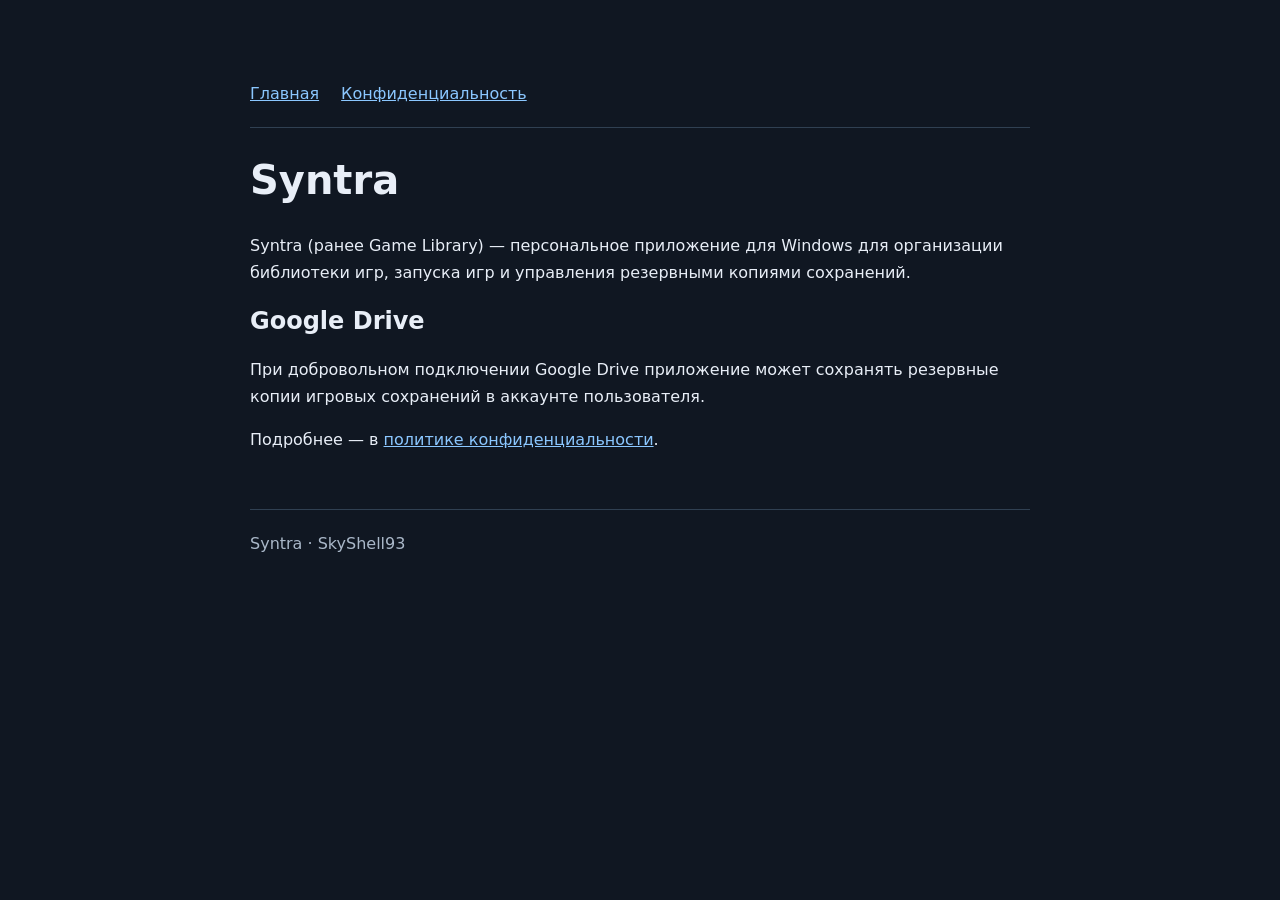
<file: index.html>
<!doctype html><html lang="ru"><head><meta charset="utf-8"><meta name="viewport" content="width=device-width,initial-scale=1"><title>Syntra — библиотека игр</title><link rel="stylesheet" href="style.css"></head><body><main><nav><a href="./">Главная</a><a href="privacy.html">Конфиденциальность</a></nav><h1>Syntra</h1><p>Syntra (ранее Game Library) — персональное приложение для Windows для организации библиотеки игр, запуска игр и управления резервными копиями сохранений.</p><h2>Google Drive</h2><p>При добровольном подключении Google Drive приложение может сохранять резервные копии игровых сохранений в аккаунте пользователя.</p><p>Подробнее — в <a href="privacy.html">политике конфиденциальности</a>.</p><footer>Syntra · SkyShell93</footer></main></body></html>
</file>
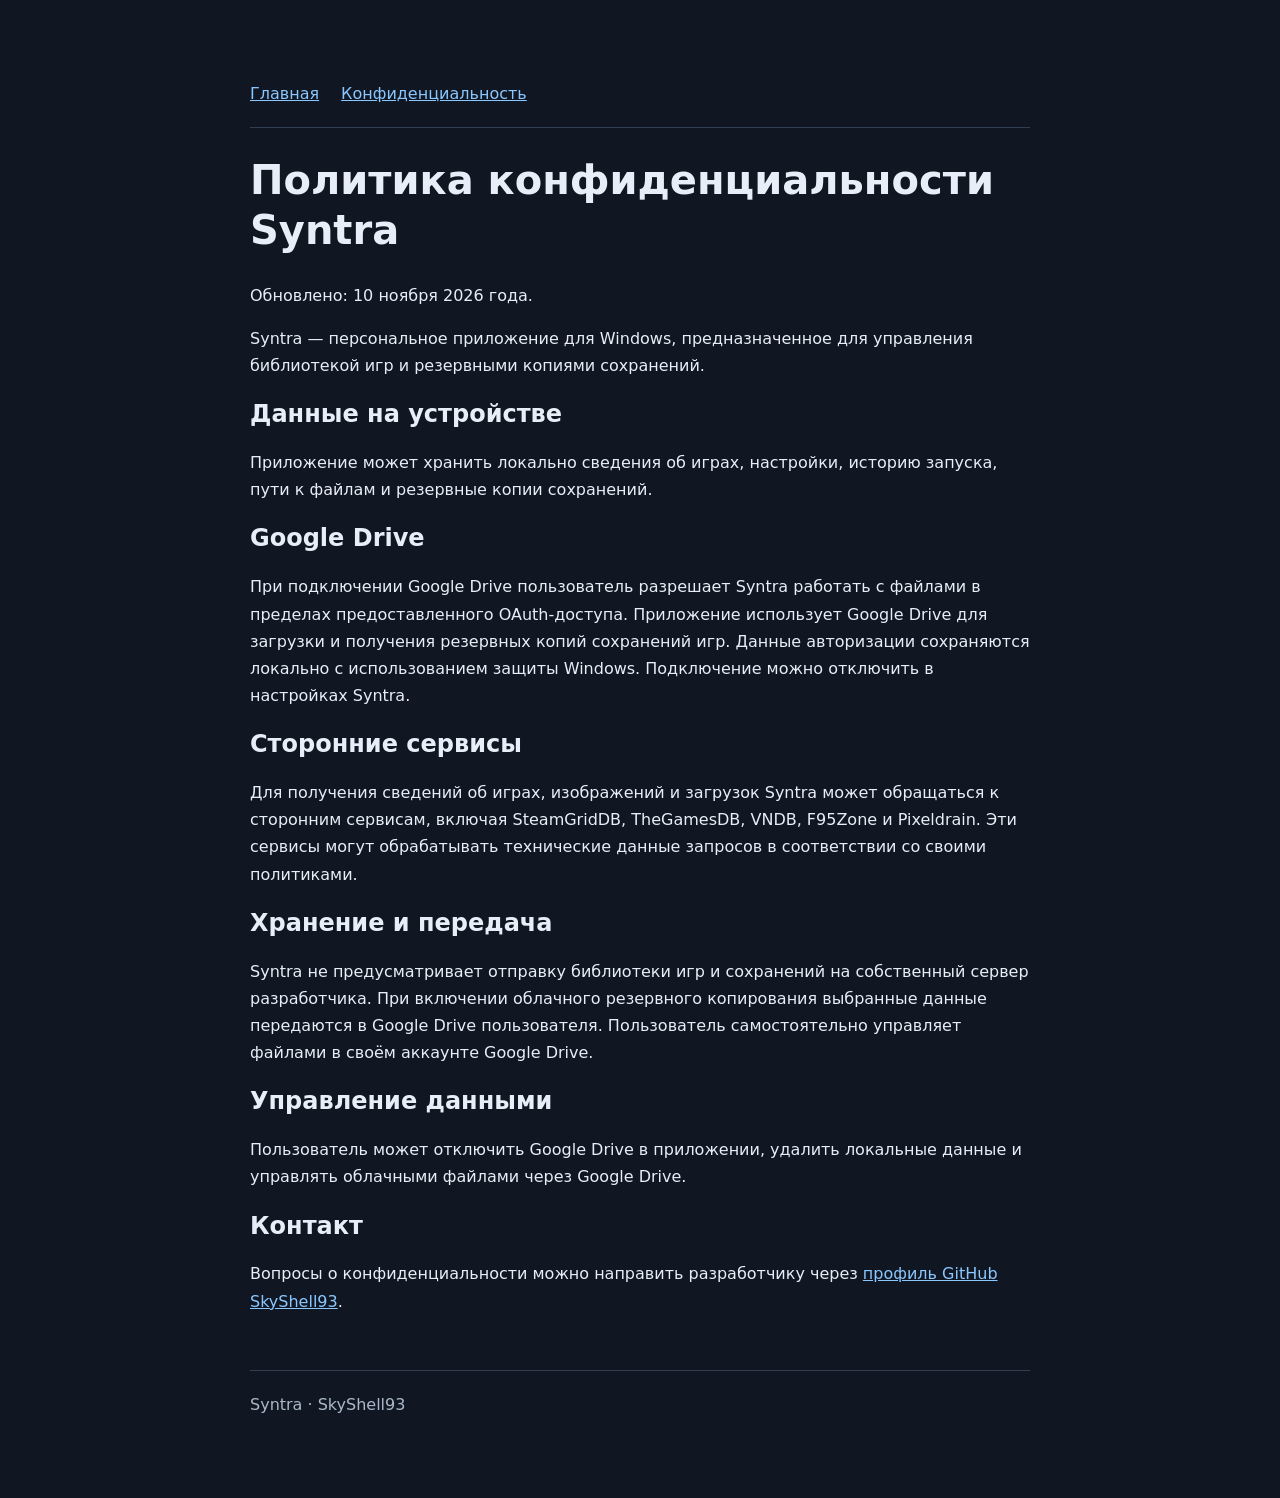
<file: privacy.html>
<!doctype html><html lang="ru"><head><meta charset="utf-8"><meta name="viewport" content="width=device-width,initial-scale=1"><title>Политика конфиденциальности — Syntra</title><link rel="stylesheet" href="style.css"></head><body><main><nav><a href="./">Главная</a><a href="privacy.html">Конфиденциальность</a></nav><h1>Политика конфиденциальности Syntra</h1><p>Обновлено: 10 ноября 2026 года.</p><p>Syntra — персональное приложение для Windows, предназначенное для управления библиотекой игр и резервными копиями сохранений.</p><h2>Данные на устройстве</h2><p>Приложение может хранить локально сведения об играх, настройки, историю запуска, пути к файлам и резервные копии сохранений.</p><h2>Google Drive</h2><p>При подключении Google Drive пользователь разрешает Syntra работать с файлами в пределах предоставленного OAuth-доступа. Приложение использует Google Drive для загрузки и получения резервных копий сохранений игр. Данные авторизации сохраняются локально с использованием защиты Windows. Подключение можно отключить в настройках Syntra.</p><h2>Сторонние сервисы</h2><p>Для получения сведений об играх, изображений и загрузок Syntra может обращаться к сторонним сервисам, включая SteamGridDB, TheGamesDB, VNDB, F95Zone и Pixeldrain. Эти сервисы могут обрабатывать технические данные запросов в соответствии со своими политиками.</p><h2>Хранение и передача</h2><p>Syntra не предусматривает отправку библиотеки игр и сохранений на собственный сервер разработчика. При включении облачного резервного копирования выбранные данные передаются в Google Drive пользователя. Пользователь самостоятельно управляет файлами в своём аккаунте Google Drive.</p><h2>Управление данными</h2><p>Пользователь может отключить Google Drive в приложении, удалить локальные данные и управлять облачными файлами через Google Drive.</p><h2>Контакт</h2><p>Вопросы о конфиденциальности можно направить разработчику через <a href="https://github.com/SkyShell93">профиль GitHub SkyShell93</a>.</p><footer>Syntra · SkyShell93</footer></main></body></html>
</file>
<file: style.css>
:root{color-scheme:dark}body{font:16px/1.7 system-ui,-apple-system,'Segoe UI',sans-serif;background:#101722;color:#e8eef7;margin:0}main{max-width:780px;margin:60px auto;padding:0 24px}h1,h2{line-height:1.25}h1{font-size:2.5rem}a{color:#8bc7ff}nav{display:flex;gap:22px;padding:20px 0;border-bottom:1px solid #304052}footer{border-top:1px solid #304052;margin-top:55px;padding:20px 0;color:#aab8c9}
</file>
